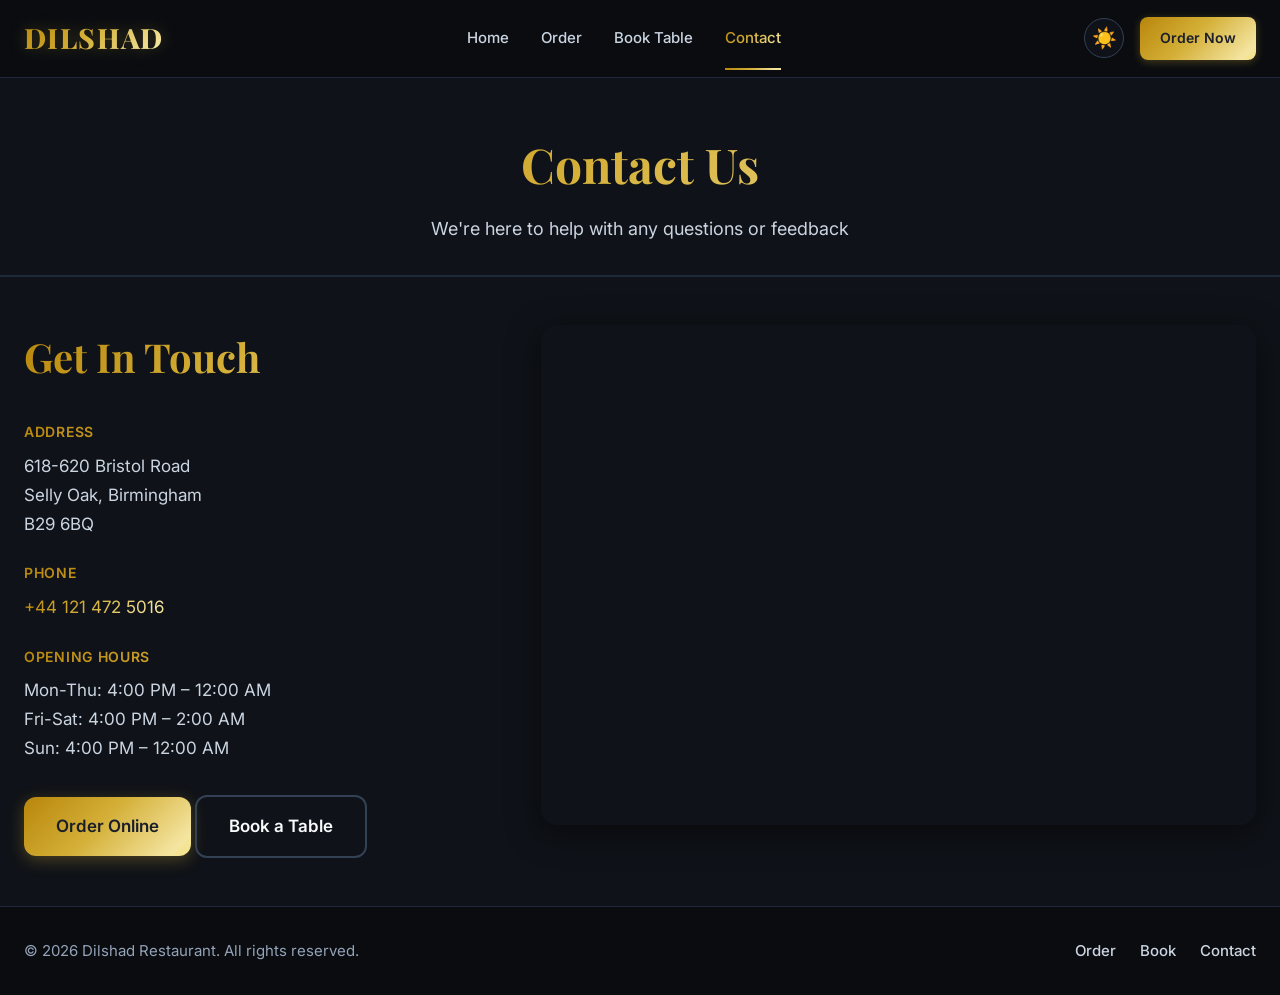
<file: contact.html>
<!doctype html>
<html lang="en">
<head>
  <meta charset="UTF-8" />
  <meta name="viewport" content="width=device-width, initial-scale=1.0" />
  <title>Contact Us | Dilshad Restaurant</title>
  <meta name="description" content="Get in touch with Dilshad Restaurant. We're here to help." />
  <link rel="preconnect" href="https://fonts.googleapis.com">
  <link rel="preconnect" href="https://fonts.gstatic.com" crossorigin>
  <link href="https://fonts.googleapis.com/css2?family=Playfair+Display:wght@600;700;800&family=Inter:wght@400;500;600;700&display=swap" rel="stylesheet">
  <link rel="stylesheet" href="styles.css" />
</head>
<body>
  <!-- Minimal Header -->
  <header class="header-minimal">
    <div class="container-fluid">
      <a href="index.html" class="logo">DILSHAD</a>
      <nav class="nav-minimal">
        <a href="index.html">Home</a>
        <a href="menu.html">Order</a>
        <a href="reservations.html">Book Table</a>
        <a href="contact.html" class="active">Contact</a>
      </nav>
      <div class="header-actions">
        <button class="theme-toggle" id="themeToggle" aria-label="Toggle theme">
          <span class="theme-icon">☀️</span>
        </button>
        <a href="menu.html" class="btn-primary-small">Order Now</a>
      </div>
    </div>
  </header>

  <!-- Page Header -->
  <section class="page-header">
    <div class="container-fluid">
      <h1>Contact Us</h1>
      <p>We're here to help with any questions or feedback</p>
    </div>
  </section>

  <!-- Contact Content -->
  <section class="location-section">
    <div class="container-fluid">
      <div class="location-content">
        <div class="location-info">
          <h2>Get In Touch</h2>
          <div class="info-item">
            <strong>Address</strong>
            <p>618-620 Bristol Road<br>Selly Oak, Birmingham<br>B29 6BQ</p>
          </div>
          <div class="info-item">
            <strong>Phone</strong>
            <p><a href="tel:+441214725016">+44 121 472 5016</a></p>
          </div>
          <div class="info-item">
            <strong>Opening Hours</strong>
            <p>
              Mon-Thu: 4:00 PM – 12:00 AM<br>
              Fri-Sat: 4:00 PM – 2:00 AM<br>
              Sun: 4:00 PM – 12:00 AM
            </p>
          </div>
          <div class="location-cta">
            <a href="menu.html" class="btn-primary-large">Order Online</a>
            <a href="reservations.html" class="btn-secondary-large">Book a Table</a>
          </div>
        </div>
        <div class="location-map">
          <iframe 
            src="https://www.google.com/maps/embed?pb=!1m18!1m12!1m3!1d2432.8!2d-1.9447!3d52.4389!2m3!1f0!2f0!3f0!3m2!1i1024!2i768!4f13.1!3m3!1m2!1s0x4870bc8a0!2s618-620%20Bristol%20Rd%2C%20Birmingham%20B29%206BQ!5e0!3m2!1sen!2suk!4v1234567890" 
            width="100%" 
            height="100%" 
            style="border:0; border-radius: var(--radius-xl);" 
            allowfullscreen="" 
            loading="lazy" 
            referrerpolicy="no-referrer-when-downgrade"
            title="Dilshad Restaurant Location">
          </iframe>
        </div>
      </div>
    </div>
  </section>

  <!-- Footer -->
  <footer class="footer-minimal">
    <div class="container-fluid">
      <div class="footer-content">
        <p>&copy; 2026 Dilshad Restaurant. All rights reserved.</p>
        <div class="footer-links">
          <a href="menu.html">Order</a>
          <a href="reservations.html">Book</a>
          <a href="contact.html">Contact</a>
        </div>
      </div>
    </div>
  </footer>

  <script>
    // Theme toggle
    const themeToggle = document.getElementById('themeToggle');
    themeToggle.addEventListener('click', () => {
      document.body.classList.toggle('light-theme');
      const isLight = document.body.classList.contains('light-theme');
      themeToggle.querySelector('.theme-icon').textContent = isLight ? '🌙' : '☀️';
      localStorage.setItem('dilshad-theme', isLight ? 'light' : 'dark');
    });

    // Load theme preference (default to dark)
    const savedTheme = localStorage.getItem('dilshad-theme');
    if (savedTheme === 'light') {
      document.body.classList.add('light-theme');
      themeToggle.querySelector('.theme-icon').textContent = '🌙';
    } else {
      themeToggle.querySelector('.theme-icon').textContent = '☀️';
    }
  </script>
</body>
</html>
</file>
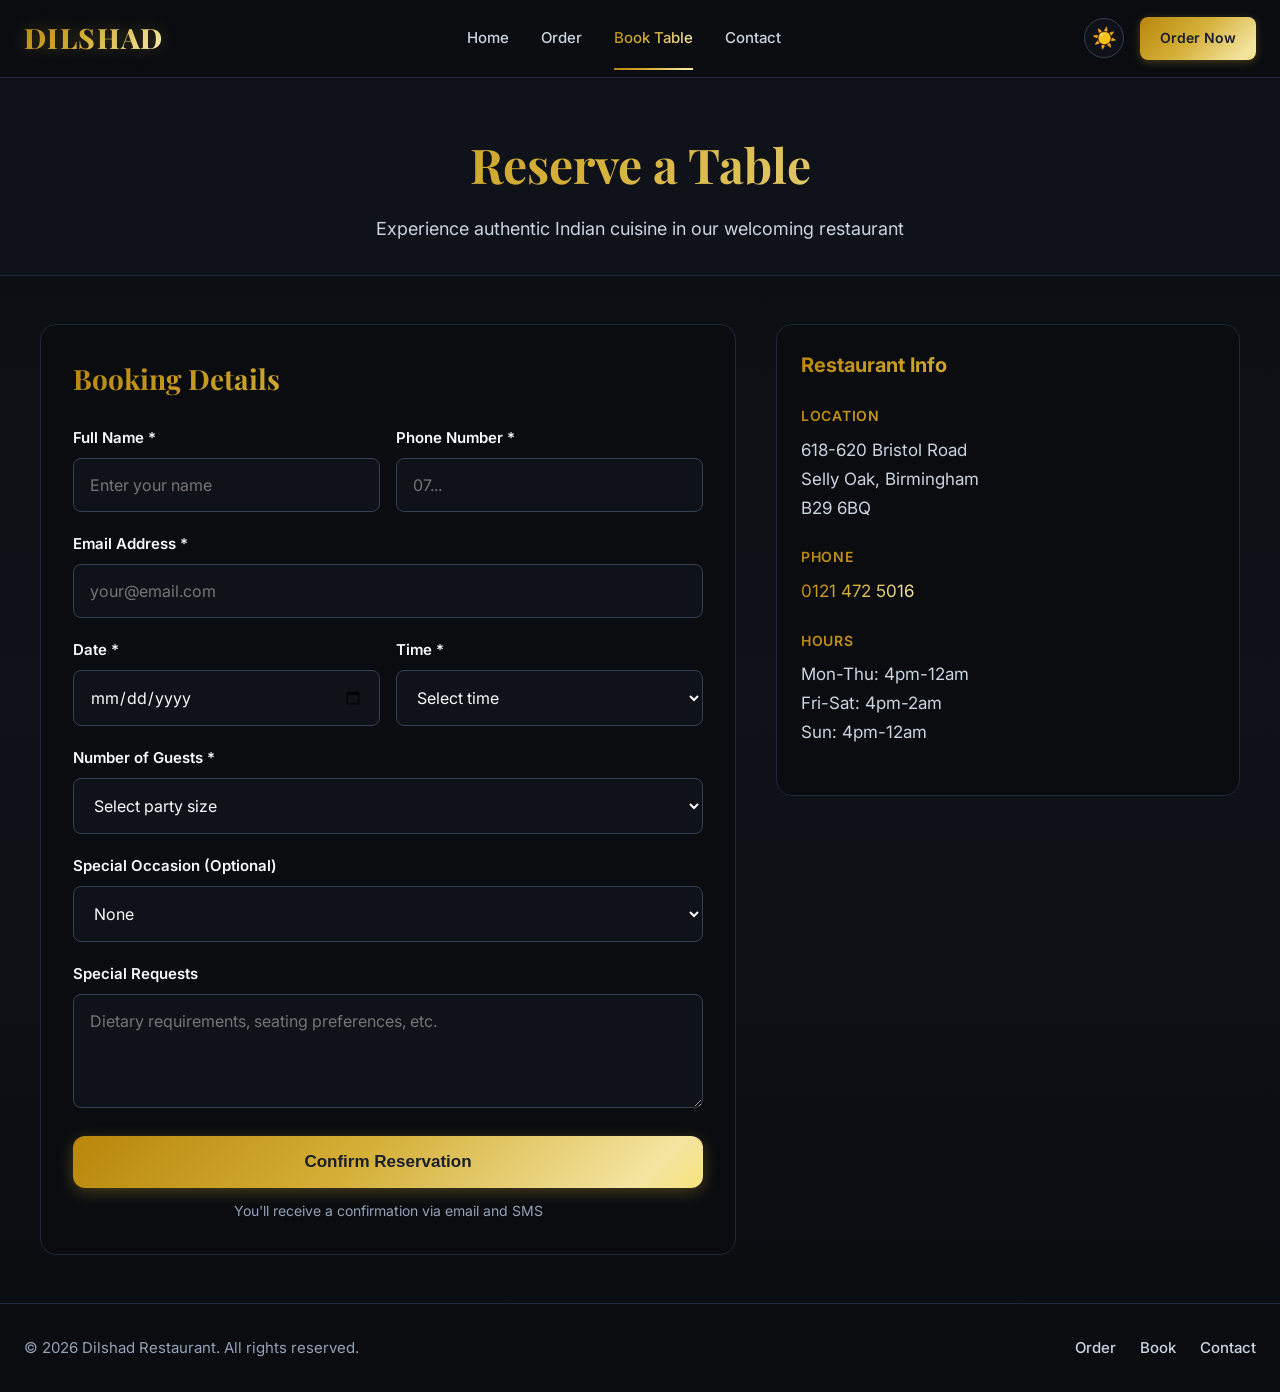
<file: reservations.html>
<!doctype html>
<html lang="en">
<head>
  <meta charset="UTF-8" />
  <meta name="viewport" content="width=device-width, initial-scale=1.0" />
  <title>Reserve a Table | Dilshad Restaurant</title>
  <meta name="description" content="Book a table at Dilshad Restaurant. Perfect for special occasions and family dinners." />
  <link rel="preconnect" href="https://fonts.googleapis.com">
  <link rel="preconnect" href="https://fonts.gstatic.com" crossorigin>
  <link href="https://fonts.googleapis.com/css2?family=Playfair+Display:wght@600;700;800&family=Inter:wght@400;500;600;700&display=swap" rel="stylesheet">
  <link rel="stylesheet" href="styles.css" />
</head>
<body>
  <!-- Minimal Header -->
  <header class="header-minimal">
    <div class="container-fluid">
      <a href="index.html" class="logo">DILSHAD</a>
      <nav class="nav-minimal">
        <a href="index.html">Home</a>
        <a href="menu.html">Order</a>
        <a href="reservations.html" class="active">Book Table</a>
        <a href="contact.html">Contact</a>
      </nav>
      <div class="header-actions">
        <button class="theme-toggle" id="themeToggle" aria-label="Toggle theme">
          <span class="theme-icon">☀️</span>
        </button>
        <a href="menu.html" class="btn-primary-small">Order Now</a>
      </div>
    </div>
  </header>

  <!-- Page Header -->
  <section class="page-header">
    <div class="container-fluid">
      <h1>Reserve a Table</h1>
      <p>Experience authentic Indian cuisine in our welcoming restaurant</p>
    </div>
  </section>

  <!-- Reservation Form -->
  <section class="form-section">
    <div class="container-fluid">
      <div class="form-layout">
        <form class="reservation-form" id="reservationForm">
          <h2>Booking Details</h2>
          
          <div class="form-row">
            <div class="form-group">
              <label for="name">Full Name *</label>
              <input required type="text" id="name" name="name" placeholder="Enter your name" />
            </div>
            
            <div class="form-group">
              <label for="phone">Phone Number *</label>
              <input required type="tel" id="phone" name="phone" placeholder="07..." />
            </div>
          </div>

          <div class="form-group">
            <label for="email">Email Address *</label>
            <input required type="email" id="email" name="email" placeholder="your@email.com" />
          </div>

          <div class="form-row">
            <div class="form-group">
              <label for="date">Date *</label>
              <input required type="date" id="date" name="date" />
            </div>
            
            <div class="form-group">
              <label for="time">Time *</label>
              <select required id="time" name="time">
                <option value="">Select time</option>
                <option value="16:00">4:00 PM</option>
                <option value="17:00">5:00 PM</option>
                <option value="18:00">6:00 PM</option>
                <option value="19:00">7:00 PM</option>
                <option value="20:00">8:00 PM</option>
                <option value="21:00">9:00 PM</option>
                <option value="22:00">10:00 PM</option>
              </select>
            </div>
          </div>

          <div class="form-group">
            <label for="guests">Number of Guests *</label>
            <select required id="guests" name="guests">
              <option value="">Select party size</option>
              <option value="2">2 Guests</option>
              <option value="3">3 Guests</option>
              <option value="4">4 Guests</option>
              <option value="5">5 Guests</option>
              <option value="6">6 Guests</option>
              <option value="8">8 Guests</option>
              <option value="10+">10+ Guests</option>
            </select>
          </div>

          <div class="form-group">
            <label for="occasion">Special Occasion (Optional)</label>
            <select id="occasion" name="occasion">
              <option value="">None</option>
              <option value="birthday">Birthday</option>
              <option value="anniversary">Anniversary</option>
              <option value="celebration">Celebration</option>
            </select>
          </div>

          <div class="form-group">
            <label for="requests">Special Requests</label>
            <textarea id="requests" name="requests" rows="4" placeholder="Dietary requirements, seating preferences, etc."></textarea>
          </div>

          <button type="submit" class="btn-primary-large" style="width: 100%;">Confirm Reservation</button>
          <p class="form-note">You'll receive a confirmation via email and SMS</p>
        </form>

        <div class="form-sidebar">
          <div class="info-card">
            <h3>Restaurant Info</h3>
            <div class="info-item">
              <strong>Location</strong>
              <p>618-620 Bristol Road<br>Selly Oak, Birmingham<br>B29 6BQ</p>
            </div>
            <div class="info-item">
              <strong>Phone</strong>
              <p><a href="tel:01214725016">0121 472 5016</a></p>
            </div>
            <div class="info-item">
              <strong>Hours</strong>
              <p>Mon-Thu: 4pm-12am<br>Fri-Sat: 4pm-2am<br>Sun: 4pm-12am</p>
            </div>
          </div>
        </div>
      </div>
    </div>
  </section>

  <!-- Footer -->
  <footer class="footer-minimal">
    <div class="container-fluid">
      <div class="footer-content">
        <p>&copy; 2026 Dilshad Restaurant. All rights reserved.</p>
        <div class="footer-links">
          <a href="menu.html">Order</a>
          <a href="reservations.html">Book</a>
          <a href="contact.html">Contact</a>
        </div>
      </div>
    </div>
  </footer>

  <script>
    // Theme toggle
    const themeToggle = document.getElementById('themeToggle');
    themeToggle.addEventListener('click', () => {
      document.body.classList.toggle('light-theme');
      const isLight = document.body.classList.contains('light-theme');
      themeToggle.querySelector('.theme-icon').textContent = isLight ? '🌙' : '☀️';
      localStorage.setItem('dilshad-theme', isLight ? 'light' : 'dark');
    });

    // Load theme preference (default to dark)
    const savedTheme = localStorage.getItem('dilshad-theme');
    if (savedTheme === 'light') {
      document.body.classList.add('light-theme');
      themeToggle.querySelector('.theme-icon').textContent = '🌙';
    } else {
      themeToggle.querySelector('.theme-icon').textContent = '☀️';
    }

    // Form submission
    document.getElementById('reservationForm').addEventListener('submit', (e) => {
      e.preventDefault();
      const formData = new FormData(e.target);
      const data = Object.fromEntries(formData);
      
      // Create WhatsApp message
      const message = `New Reservation Request:\n\nName: ${data.name}\nPhone: ${data.phone}\nEmail: ${data.email}\nDate: ${data.date}\nTime: ${data.time}\nGuests: ${data.guests}\nOccasion: ${data.occasion || 'None'}\nRequests: ${data.requests || 'None'}`;
      
      const whatsappUrl = `https://wa.me/441214725016?text=${encodeURIComponent(message)}`;
      window.open(whatsappUrl, '_blank');
      
      alert('Redirecting to WhatsApp to confirm your reservation...');
    });
  </script>
</body>
</html>
</file>
<file: styles.css>
/* Dilshad Restaurant - Kasa Sushi Inspired Design */

:root {
  /* Dark Theme Colors */
  --bg-primary: #0A0C10;
  --bg-secondary: #0F1218;
  --bg-tertiary: #151922;
  --bg-hover: #1A1F2B;
  
  /* Text Colors */
  --text-primary: #F8FAFC;
  --text-secondary: #CBD5E1;
  --text-muted: #94A3B8;
  --text-light: #64748B;
  
  /* Gold Accent with Metallic Gradient */
  --accent-gold: #D4AF37;
  --accent-gold-light: #E8C55B;
  --accent-gold-dark: #B8941F;
  
  /* Metallic Gold Gradient */
  --gold-metallic: linear-gradient(
    135deg,
    #B8860B 0%,
    #D4AF37 15%,
    #F4E5A1 30%,
    #FFD700 45%,
    #FFED4E 50%,
    #FFD700 55%,
    #F4E5A1 70%,
    #D4AF37 85%,
    #B8860B 100%
  );
  
  /* Borders */
  --border-light: #1E293B;
  --border-medium: #334155;
  --border-dark: #475569;
  
  /* Status Colors */
  --success: #10B981;
  --error: #EF4444;
  --warning: #F59E0B;
  --info: #3B82F6;
  
  /* Shadows */
  --shadow-sm: 0 2px 8px rgba(0, 0, 0, 0.3);
  --shadow-md: 0 4px 16px rgba(0, 0, 0, 0.4);
  --shadow-lg: 0 8px 32px rgba(0, 0, 0, 0.5);
  --shadow-xl: 0 16px 48px rgba(0, 0, 0, 0.6);
  
  /* Typography */
  --font-display: 'Playfair Display', Georgia, serif;
  --font-body: 'Inter', -apple-system, BlinkMacSystemFont, sans-serif;
  
  /* Spacing */
  --space-1: 0.25rem;
  --space-2: 0.5rem;
  --space-3: 0.75rem;
  --space-4: 1rem;
  --space-5: 1.25rem;
  --space-6: 1.5rem;
  --space-8: 2rem;
  --space-10: 2.5rem;
  --space-12: 3rem;
  
  /* Border Radius */
  --radius-sm: 0.375rem;
  --radius-md: 0.5rem;
  --radius-lg: 0.75rem;
  --radius-xl: 1rem;
  
  /* Transitions */
  --transition-fast: 150ms ease;
  --transition-base: 250ms ease;
  --transition-slow: 350ms ease;
}

/* Light Theme */
body.light-theme {
  --bg-primary: #FFFFFF;
  --bg-secondary: #F8F9FA;
  --bg-tertiary: #F1F3F5;
  --bg-hover: #E9ECEF;
  
  --text-primary: #212529;
  --text-secondary: #495057;
  --text-muted: #6C757D;
  --text-light: #ADB5BD;
  
  --border-light: #E9ECEF;
  --border-medium: #DEE2E6;
  --border-dark: #CED4DA;
  
  --shadow-sm: 0 1px 3px rgba(0, 0, 0, 0.08);
  --shadow-md: 0 4px 12px rgba(0, 0, 0, 0.1);
  --shadow-lg: 0 8px 24px rgba(0, 0, 0, 0.12);
  --shadow-xl: 0 16px 48px rgba(0, 0, 0, 0.15);
}

* {
  box-sizing: border-box;
  margin: 0;
  padding: 0;
}

html {
  scroll-behavior: smooth;
}

body {
  font-family: var(--font-body);
  background: linear-gradient(180deg, #0A0C10 0%, #0F1218 50%, #0A0C10 100%);
  color: var(--text-primary);
  line-height: 1.6;
  transition: background-color 0.3s ease, color 0.3s ease;
}

/* Gold Glistening Animations */
@keyframes goldGlisten {
  0%, 100% {
    background-position: 0% 50%;
  }
  50% {
    background-position: 100% 50%;
  }
}

@keyframes goldGlistenSlow {
  0%, 100% {
    background-position: 0% 50%;
  }
  50% {
    background-position: 100% 50%;
  }
}

.container-fluid {
  max-width: 1400px;
  margin: 0 auto;
  padding: 0 var(--space-6);
}

/* Header */
.header-minimal {
  position: sticky;
  top: 0;
  z-index: 100;
  background: var(--bg-primary);
  border-bottom: 1px solid var(--border-light);
  padding: var(--space-4) 0;
  transition: all var(--transition-base);
}

.header-minimal .container-fluid {
  display: flex;
  align-items: center;
  justify-content: space-between;
  gap: var(--space-6);
}

.logo {
  font-family: var(--font-display);
  font-size: 1.75rem;
  font-weight: 800;
  background: var(--gold-metallic);
  background-size: 300% 300%;
  -webkit-background-clip: text;
  -webkit-text-fill-color: transparent;
  background-clip: text;
  text-decoration: none;
  letter-spacing: 0.05em;
  animation: goldGlisten 12s ease-in-out infinite;
  filter: drop-shadow(0 0 8px rgba(212, 175, 55, 0.3));
}

.nav-minimal {
  display: flex;
  gap: var(--space-8);
}

.nav-minimal a {
  color: var(--text-secondary);
  text-decoration: none;
  font-weight: 500;
  font-size: 0.9375rem;
  transition: color var(--transition-fast);
  position: relative;
}

.nav-minimal a:hover,
.nav-minimal a.active {
  background: var(--gold-metallic);
  background-size: 300% 300%;
  -webkit-background-clip: text;
  -webkit-text-fill-color: transparent;
  background-clip: text;
}

.nav-minimal a.active::after {
  content: '';
  position: absolute;
  bottom: -1.25rem;
  left: 0;
  right: 0;
  height: 2px;
  background: var(--gold-metallic);
  background-size: 300% 300%;
  animation: goldGlisten 10s ease-in-out infinite;
}

.header-actions {
  display: flex;
  align-items: center;
  gap: var(--space-4);
}

.theme-toggle {
  width: 40px;
  height: 40px;
  border-radius: 50%;
  border: 1px solid var(--border-medium);
  background: var(--bg-secondary);
  cursor: pointer;
  display: flex;
  align-items: center;
  justify-content: center;
  font-size: 1.25rem;
  transition: all var(--transition-fast);
}

.theme-toggle:hover {
  background: var(--bg-hover);
  border-color: var(--accent-gold);
}

.account-link {
  background: var(--gold-metallic);
  background-size: 300% 300%;
  -webkit-background-clip: text;
  -webkit-text-fill-color: transparent;
  background-clip: text;
  text-decoration: none;
  font-weight: 500;
  font-size: 0.9375rem;
  transition: filter var(--transition-fast);
}

.account-link:hover {
  filter: brightness(1.2);
}

.mobile-menu-btn {
  display: none;
  width: 40px;
  height: 40px;
  border: 1px solid var(--border-medium);
  background: var(--bg-secondary);
  border-radius: var(--radius-md);
  font-size: 1.25rem;
  cursor: pointer;
}

/* Location Banner */
.location-banner {
  background: var(--bg-secondary);
  border-bottom: 1px solid var(--border-light);
  padding: var(--space-3) 0;
}

.location-banner .container-fluid {
  display: flex;
  align-items: center;
  justify-content: space-between;
}

.location-text {
  font-size: 0.875rem;
  color: var(--text-secondary);
}

.location-text strong {
  color: var(--text-primary);
  font-weight: 600;
}

.btn-change-location {
  padding: 0.375rem 1rem;
  background: transparent;
  border: 1px solid var(--border-medium);
  border-radius: var(--radius-md);
  color: var(--accent-gold);
  font-weight: 500;
  font-size: 0.875rem;
  cursor: pointer;
  transition: all var(--transition-fast);
}

.btn-change-location:hover {
  background: var(--bg-hover);
  border-color: var(--accent-gold);
  background: var(--gold-metallic);
  background-size: 300% 300%;
  -webkit-background-clip: text;
  -webkit-text-fill-color: transparent;
  background-clip: text;
}

/* Category Navigation */
.category-nav {
  position: sticky;
  top: 73px;
  z-index: 90;
  background: var(--bg-primary);
  border-bottom: 1px solid var(--border-light);
  padding: var(--space-4) 0;
}

.category-scroll {
  display: flex;
  gap: var(--space-2);
  overflow-x: auto;
  scrollbar-width: none;
  -ms-overflow-style: none;
}

.category-scroll::-webkit-scrollbar {
  display: none;
}

.category-tab {
  padding: 0.625rem 1.25rem;
  background: transparent;
  border: 1px solid var(--border-medium);
  border-radius: var(--radius-lg);
  color: var(--text-secondary);
  font-weight: 500;
  font-size: 0.9375rem;
  white-space: nowrap;
  cursor: pointer;
  transition: all var(--transition-fast);
}

.category-tab:hover {
  background: var(--bg-hover);
  border-color: var(--accent-gold);
  background: var(--gold-metallic);
  background-size: 300% 300%;
  -webkit-background-clip: text;
  -webkit-text-fill-color: transparent;
  background-clip: text;
}

.category-tab.active {
  background: var(--gold-metallic);
  background-size: 300% 300%;
  border-color: transparent;
  color: #1A1F2B;
  font-weight: 600;
  box-shadow: 0 4px 12px rgba(212, 175, 55, 0.3);
  animation: goldGlisten 10s ease-in-out infinite;
}

.category-tab.active:hover {
  box-shadow: 0 6px 16px rgba(212, 175, 55, 0.4);
}

/* Menu Main */
.menu-main {
  padding: var(--space-8) 0 var(--space-12);
}

.menu-category {
  margin-bottom: var(--space-12);
  scroll-margin-top: 180px;
}

.category-title {
  font-family: var(--font-display);
  font-size: 2rem;
  font-weight: 700;
  background: var(--gold-metallic);
  background-size: 300% 300%;
  -webkit-background-clip: text;
  -webkit-text-fill-color: transparent;
  background-clip: text;
  margin-bottom: var(--space-6);
  padding-bottom: var(--space-4);
  border-bottom: 2px solid var(--border-light);
  animation: goldGlistenSlow 15s ease-in-out infinite;
}

/* Menu Grid - Slim Cards */
.menu-grid-kasa {
  display: grid;
  grid-template-columns: repeat(auto-fill, minmax(240px, 1fr));
  gap: var(--space-4);
}

/* Menu Item Card */
.menu-item-card {
  background: var(--bg-primary);
  border: 1px solid var(--border-light);
  border-radius: var(--radius-xl);
  overflow: hidden;
  transition: all var(--transition-base);
  cursor: pointer;
}

.menu-item-card:hover {
  border-color: rgba(212, 175, 55, 0.5);
  box-shadow: 0 8px 24px rgba(212, 175, 55, 0.2);
  transform: translateY(-2px);
}

.item-image {
  position: relative;
  width: 100%;
  aspect-ratio: 4/3;
  overflow: hidden;
  background: var(--bg-secondary);
}

.item-image img {
  width: 100%;
  height: 100%;
  object-fit: cover;
  transition: transform var(--transition-slow);
}

.menu-item-card:hover .item-image img {
  transform: scale(1.05);
}

.item-badge {
  position: absolute;
  top: var(--space-3);
  right: var(--space-3);
  padding: 0.375rem 0.75rem;
  border-radius: var(--radius-md);
  font-size: 0.75rem;
  font-weight: 600;
  text-transform: uppercase;
  letter-spacing: 0.05em;
}

.item-badge.best-seller {
  background: var(--gold-metallic);
  background-size: 300% 300%;
  color: #1A1F2B;
  animation: goldGlisten 10s ease-in-out infinite;
  box-shadow: 0 2px 8px rgba(212, 175, 55, 0.3);
}

.item-badge.must-try {
  background: var(--error);
  color: #FFFFFF;
}

.item-badge.new {
  background: var(--success);
  color: #FFFFFF;
}

.item-content {
  padding: var(--space-4);
}

.item-name {
  font-size: 1rem;
  font-weight: 600;
  color: var(--text-primary);
  margin-bottom: var(--space-1);
}

.item-name-urdu {
  font-size: 0.875rem;
  color: var(--text-muted);
  margin-bottom: var(--space-2);
  font-style: italic;
}

.item-description {
  font-size: 0.875rem;
  color: var(--text-secondary);
  line-height: 1.5;
  margin-bottom: var(--space-4);
  display: -webkit-box;
  -webkit-line-clamp: 2;
  -webkit-box-orient: vertical;
  overflow: hidden;
}

.item-footer {
  display: flex;
  justify-content: space-between;
  align-items: center;
  gap: var(--space-3);
}

.item-price {
  font-size: 1.125rem;
  font-weight: 700;
  background: var(--gold-metallic);
  background-size: 300% 300%;
  -webkit-background-clip: text;
  -webkit-text-fill-color: transparent;
  background-clip: text;
  animation: goldGlistenSlow 15s ease-in-out infinite;
}

.item-controls {
  display: flex;
  align-items: center;
  gap: var(--space-2);
}

.qty-btn {
  width: 32px;
  height: 32px;
  border-radius: var(--radius-md);
  border: 1px solid var(--border-medium);
  background: var(--bg-secondary);
  color: var(--text-primary);
  font-size: 1.125rem;
  font-weight: 600;
  cursor: pointer;
  display: flex;
  align-items: center;
  justify-content: center;
  transition: all var(--transition-fast);
}

.qty-btn:hover {
  background: var(--bg-hover);
  border-color: var(--accent-gold);
  background: var(--gold-metallic);
  background-size: 300% 300%;
  -webkit-background-clip: text;
  -webkit-text-fill-color: transparent;
  background-clip: text;
}

.qty-display {
  min-width: 24px;
  text-align: center;
  font-weight: 600;
  font-size: 1rem;
}

.btn-add-cart {
  padding: 0.5rem 1rem;
  background: var(--gold-metallic);
  background-size: 300% 300%;
  border: none;
  border-radius: var(--radius-md);
  color: #1A1F2B;
  font-weight: 600;
  font-size: 0.875rem;
  cursor: pointer;
  transition: all var(--transition-fast);
  animation: goldGlisten 10s ease-in-out infinite;
  box-shadow: 0 2px 8px rgba(212, 175, 55, 0.3);
}

.btn-add-cart:hover {
  transform: scale(1.05);
  box-shadow: 0 4px 12px rgba(212, 175, 55, 0.5);
}

.btn-add-cart:active {
  transform: scale(0.95);
}

/* Floating Cart Button */
.floating-cart {
  position: fixed;
  bottom: var(--space-6);
  right: var(--space-6);
  z-index: 95;
  display: flex;
  align-items: center;
  gap: var(--space-3);
  padding: var(--space-4) var(--space-5);
  background: var(--gold-metallic);
  background-size: 300% 300%;
  border: none;
  border-radius: var(--radius-xl);
  box-shadow: var(--shadow-xl);
  cursor: pointer;
  transition: all var(--transition-base);
  animation: goldGlisten 12s ease-in-out infinite;
}

.floating-cart:hover {
  transform: translateY(-2px);
  box-shadow: 0 20px 60px rgba(212, 175, 55, 0.5);
}

.cart-icon-wrapper {
  position: relative;
}

.cart-icon {
  font-size: 1.5rem;
}

.cart-count {
  position: absolute;
  top: -8px;
  right: -8px;
  width: 20px;
  height: 20px;
  background: var(--bg-primary);
  color: var(--accent-gold);
  border-radius: 50%;
  font-size: 0.75rem;
  font-weight: 700;
  display: flex;
  align-items: center;
  justify-content: center;
  border: 2px solid var(--accent-gold);
}

.cart-info {
  display: flex;
  flex-direction: column;
  align-items: flex-start;
  color: #1A1F2B;
}

.cart-label {
  font-size: 0.75rem;
  font-weight: 500;
  opacity: 0.9;
}

.cart-total {
  font-size: 1.125rem;
  font-weight: 700;
}

/* Cart Sidebar */
.cart-sidebar {
  position: fixed;
  top: 0;
  right: -450px;
  width: 450px;
  height: 100vh;
  background: var(--bg-primary);
  box-shadow: var(--shadow-xl);
  z-index: 105;
  display: flex;
  flex-direction: column;
  transition: right var(--transition-slow);
}

.cart-sidebar.open {
  right: 0;
}

.cart-header {
  display: flex;
  align-items: center;
  justify-content: space-between;
  padding: var(--space-6);
  border-bottom: 1px solid var(--border-light);
}

.cart-header h3 {
  font-size: 1.5rem;
  font-weight: 700;
  color: var(--text-primary);
}

.cart-close {
  width: 40px;
  height: 40px;
  border-radius: 50%;
  border: 1px solid var(--border-medium);
  background: var(--bg-secondary);
  color: var(--text-primary);
  font-size: 1.5rem;
  cursor: pointer;
  display: flex;
  align-items: center;
  justify-content: center;
  transition: all var(--transition-fast);
}

.cart-close:hover {
  background: var(--bg-hover);
  border-color: var(--error);
  color: var(--error);
}

.cart-body {
  flex: 1;
  overflow-y: auto;
  padding: var(--space-6);
}

.cart-items {
  display: flex;
  flex-direction: column;
  gap: var(--space-4);
}

.cart-item {
  display: flex;
  gap: var(--space-4);
  padding: var(--space-4);
  background: var(--bg-secondary);
  border: 1px solid var(--border-light);
  border-radius: var(--radius-lg);
}

.cart-item-image {
  width: 80px;
  height: 80px;
  border-radius: var(--radius-md);
  overflow: hidden;
  flex-shrink: 0;
}

.cart-item-image img {
  width: 100%;
  height: 100%;
  object-fit: cover;
}

.cart-item-details {
  flex: 1;
}

.cart-item-name {
  font-weight: 600;
  color: var(--text-primary);
  margin-bottom: var(--space-1);
}

.cart-item-price {
  font-size: 0.875rem;
  color: var(--accent-gold);
  font-weight: 600;
}

.cart-item-controls {
  display: flex;
  align-items: center;
  gap: var(--space-2);
  margin-top: var(--space-2);
}

.cart-footer {
  padding: var(--space-6);
  border-top: 1px solid var(--border-light);
}

.cart-totals {
  margin-bottom: var(--space-5);
}

.total-row {
  display: flex;
  justify-content: space-between;
  align-items: center;
  padding: var(--space-3) 0;
  font-size: 0.9375rem;
  color: var(--text-secondary);
}

.total-row.grand {
  padding-top: var(--space-4);
  border-top: 2px solid var(--border-medium);
  font-size: 1.25rem;
  font-weight: 700;
  color: var(--text-primary);
}

.total-row.grand span:last-child {
  background: var(--gold-metallic);
  background-size: 300% 300%;
  -webkit-background-clip: text;
  -webkit-text-fill-color: transparent;
  background-clip: text;
  animation: goldGlistenSlow 15s ease-in-out infinite;
}

.btn-checkout {
  width: 100%;
  padding: var(--space-4);
  background: var(--gold-metallic);
  background-size: 300% 300%;
  border: none;
  border-radius: var(--radius-lg);
  color: #1A1F2B;
  font-weight: 600;
  font-size: 1rem;
  cursor: pointer;
  transition: all var(--transition-fast);
  animation: goldGlisten 10s ease-in-out infinite;
  box-shadow: 0 4px 16px rgba(212, 175, 55, 0.3);
}

.btn-checkout:hover {
  transform: translateY(-1px);
  box-shadow: 0 6px 20px rgba(212, 175, 55, 0.5);
}

.cart-note {
  text-align: center;
  font-size: 0.75rem;
  color: var(--text-muted);
  margin-top: var(--space-3);
}

/* Cart Overlay */
.cart-overlay {
  position: fixed;
  inset: 0;
  background: rgba(0, 0, 0, 0.5);
  z-index: 100;
  opacity: 0;
  pointer-events: none;
  transition: opacity var(--transition-base);
}

.cart-overlay.active {
  opacity: 1;
  pointer-events: all;
}

/* Location Modal */
.location-modal {
  position: fixed;
  inset: 0;
  z-index: 110;
  display: flex;
  align-items: center;
  justify-content: center;
  background: rgba(0, 0, 0, 0.6);
  opacity: 0;
  pointer-events: none;
  transition: opacity var(--transition-base);
}

.location-modal.active {
  opacity: 1;
  pointer-events: all;
}

.modal-content {
  background: var(--bg-primary);
  border-radius: var(--radius-xl);
  padding: var(--space-8);
  max-width: 500px;
  width: 90%;
  box-shadow: var(--shadow-xl);
  position: relative;
}

.modal-close {
  position: absolute;
  top: var(--space-4);
  right: var(--space-4);
  width: 36px;
  height: 36px;
  border-radius: 50%;
  border: 1px solid var(--border-medium);
  background: var(--bg-secondary);
  color: var(--text-primary);
  font-size: 1.25rem;
  cursor: pointer;
  display: flex;
  align-items: center;
  justify-content: center;
}

.modal-content h2 {
  font-family: var(--font-display);
  font-size: 1.75rem;
  margin-bottom: var(--space-3);
  color: var(--text-primary);
}

.modal-content p {
  color: var(--text-secondary);
  margin-bottom: var(--space-6);
}

.location-form {
  display: flex;
  flex-direction: column;
  gap: var(--space-4);
}

.location-form input {
  padding: var(--space-4);
  border: 1px solid var(--border-medium);
  border-radius: var(--radius-lg);
  background: var(--bg-secondary);
  color: var(--text-primary);
  font-size: 1rem;
}

.location-form input:focus {
  outline: none;
  border-color: var(--accent-gold);
}

.btn-primary {
  padding: var(--space-4);
  background: var(--gold-metallic);
  background-size: 300% 300%;
  border: none;
  border-radius: var(--radius-lg);
  color: #1A1F2B;
  font-weight: 600;
  font-size: 1rem;
  cursor: pointer;
  transition: all var(--transition-fast);
  animation: goldGlisten 10s ease-in-out infinite;
  box-shadow: 0 4px 16px rgba(212, 175, 55, 0.3);
}

.btn-primary:hover {
  box-shadow: 0 6px 20px rgba(212, 175, 55, 0.5);
}

.location-divider {
  text-align: center;
  margin: var(--space-6) 0;
  position: relative;
}

.location-divider::before {
  content: '';
  position: absolute;
  top: 50%;
  left: 0;
  right: 0;
  height: 1px;
  background: var(--border-medium);
}

.location-divider span {
  position: relative;
  background: var(--bg-primary);
  padding: 0 var(--space-4);
  color: var(--text-muted);
  font-size: 0.875rem;
}

.btn-secondary {
  padding: var(--space-4);
  background: transparent;
  border: 1px solid var(--border-medium);
  border-radius: var(--radius-lg);
  color: var(--text-primary);
  font-weight: 600;
  font-size: 1rem;
  cursor: pointer;
  transition: all var(--transition-fast);
}

.btn-secondary:hover {
  background: var(--bg-secondary);
  border-color: var(--accent-gold);
}

.location-note {
  text-align: center;
  font-size: 0.875rem;
  color: var(--text-muted);
  margin-top: var(--space-4);
}

/* Responsive */
@media (max-width: 768px) {
  .nav-minimal {
    display: none;
  }
  
  .mobile-menu-btn {
    display: flex;
  }
  
  .menu-grid-kasa {
    grid-template-columns: 1fr;
  }
  
  .cart-sidebar {
    width: 100%;
    right: -100%;
  }
  
  .floating-cart {
    bottom: var(--space-4);
    right: var(--space-4);
    padding: var(--space-3) var(--space-4);
  }
  
  .cart-label {
    display: none;
  }
  
  .category-nav {
    top: 65px;
  }
  
  .menu-category {
    scroll-margin-top: 160px;
  }
}


/* Homepage Styles */
.btn-primary-small {
  padding: 0.625rem 1.25rem;
  background: var(--gold-metallic);
  background-size: 300% 300%;
  border: none;
  border-radius: var(--radius-md);
  color: #1A1F2B;
  font-weight: 600;
  font-size: 0.875rem;
  text-decoration: none;
  transition: all var(--transition-fast);
  display: inline-block;
  animation: goldGlisten 10s ease-in-out infinite;
  box-shadow: 0 2px 8px rgba(212, 175, 55, 0.3);
}

.btn-primary-small:hover {
  transform: translateY(-1px);
  box-shadow: 0 4px 12px rgba(212, 175, 55, 0.5);
}

.btn-primary-large {
  padding: 1rem 2rem;
  background: var(--gold-metallic);
  background-size: 300% 300%;
  border: none;
  border-radius: var(--radius-lg);
  color: #1A1F2B;
  font-weight: 600;
  font-size: 1.0625rem;
  text-decoration: none;
  transition: all var(--transition-base);
  display: inline-block;
  animation: goldGlisten 10s ease-in-out infinite;
  box-shadow: 0 4px 16px rgba(212, 175, 55, 0.3);
}

.btn-primary-large:hover {
  transform: translateY(-2px);
  box-shadow: 0 8px 24px rgba(212, 175, 55, 0.5);
}

.btn-secondary-large {
  padding: 1rem 2rem;
  background: transparent;
  border: 2px solid var(--border-medium);
  border-radius: var(--radius-lg);
  color: var(--text-primary);
  font-weight: 600;
  font-size: 1.0625rem;
  text-decoration: none;
  transition: all var(--transition-base);
  display: inline-block;
}

.btn-secondary-large:hover {
  background: var(--bg-hover);
  border-color: var(--accent-gold);
  background: var(--gold-metallic);
  background-size: 300% 300%;
  -webkit-background-clip: text;
  -webkit-text-fill-color: transparent;
  background-clip: text;
}

/* Hero Home */
.hero-home {
  padding: var(--space-12) 0;
  min-height: 85vh;
  display: flex;
  align-items: center;
}

.hero-content-home {
  display: grid;
  grid-template-columns: 1fr 1fr;
  gap: var(--space-12);
  align-items: center;
}

.hero-text-home {
  max-width: 600px;
}

.eyebrow-home {
  display: inline-block;
  font-size: 0.875rem;
  font-weight: 600;
  letter-spacing: 0.1em;
  text-transform: uppercase;
  background: var(--gold-metallic);
  background-size: 300% 300%;
  -webkit-background-clip: text;
  -webkit-text-fill-color: transparent;
  background-clip: text;
  margin-bottom: var(--space-4);
  animation: goldGlistenSlow 15s ease-in-out infinite;
}

.hero-title {
  font-family: var(--font-display);
  font-size: clamp(2.5rem, 5vw, 4rem);
  font-weight: 800;
  line-height: 1.1;
  margin-bottom: var(--space-5);
  background: linear-gradient(135deg, var(--text-primary) 0%, var(--text-secondary) 100%);
  -webkit-background-clip: text;
  -webkit-text-fill-color: transparent;
  background-clip: text;
}

.hero-subtitle {
  font-size: 1.125rem;
  line-height: 1.7;
  color: var(--text-secondary);
  margin-bottom: var(--space-8);
}

.hero-cta {
  display: flex;
  gap: var(--space-4);
  flex-wrap: wrap;
}

.hero-image-home {
  border-radius: var(--radius-xl);
  overflow: hidden;
  box-shadow: var(--shadow-xl);
}

.hero-image-home img {
  width: 100%;
  height: auto;
  display: block;
}

/* Features Section */
.features-section {
  padding: var(--space-12) 0;
  background: var(--bg-secondary);
  border-top: 1px solid var(--border-light);
  border-bottom: 1px solid var(--border-light);
}

.features-grid {
  display: grid;
  grid-template-columns: repeat(3, 1fr);
  gap: var(--space-8);
}

.feature-card {
  text-align: center;
  padding: var(--space-6);
}

.feature-icon {
  font-size: 3rem;
  margin-bottom: var(--space-4);
}

.feature-card h3 {
  font-size: 1.25rem;
  font-weight: 700;
  margin-bottom: var(--space-3);
  background: var(--gold-metallic);
  background-size: 300% 300%;
  -webkit-background-clip: text;
  -webkit-text-fill-color: transparent;
  background-clip: text;
  animation: goldGlistenSlow 15s ease-in-out infinite;
}

.feature-card p {
  color: var(--text-secondary);
  line-height: 1.6;
}

/* Popular Section */
.popular-section {
  padding: var(--space-12) 0;
}

.section-header {
  text-align: center;
  max-width: 600px;
  margin: 0 auto var(--space-10);
}

.section-header h2 {
  font-family: var(--font-display);
  font-size: 2.5rem;
  font-weight: 700;
  margin-bottom: var(--space-3);
  background: var(--gold-metallic);
  background-size: 300% 300%;
  -webkit-background-clip: text;
  -webkit-text-fill-color: transparent;
  background-clip: text;
  animation: goldGlistenSlow 15s ease-in-out infinite;
}

.section-header p {
  font-size: 1.125rem;
  color: var(--text-secondary);
}

.popular-grid {
  display: grid;
  grid-template-columns: repeat(3, 1fr);
  gap: var(--space-6);
  margin-bottom: var(--space-8);
}

.popular-card {
  background: var(--bg-primary);
  border: 1px solid var(--border-light);
  border-radius: var(--radius-xl);
  overflow: hidden;
  transition: all var(--transition-base);
}

.popular-card:hover {
  border-color: rgba(212, 175, 55, 0.5);
  box-shadow: 0 8px 24px rgba(212, 175, 55, 0.2);
  transform: translateY(-4px);
}

.popular-image {
  width: 100%;
  aspect-ratio: 4/3;
  overflow: hidden;
}

.popular-image img {
  width: 100%;
  height: 100%;
  object-fit: cover;
  transition: transform var(--transition-slow);
}

.popular-card:hover .popular-image img {
  transform: scale(1.05);
}

.popular-content {
  padding: var(--space-5);
}

.popular-content h3 {
  font-size: 1.25rem;
  font-weight: 700;
  margin-bottom: var(--space-2);
  background: linear-gradient(135deg, var(--text-primary) 0%, var(--text-secondary) 100%);
  -webkit-background-clip: text;
  -webkit-text-fill-color: transparent;
  background-clip: text;
}

.popular-content p {
  font-size: 0.9375rem;
  color: var(--text-secondary);
  margin-bottom: var(--space-4);
}

.popular-footer {
  display: flex;
  justify-content: space-between;
  align-items: center;
}

.popular-price {
  font-size: 1.5rem;
  font-weight: 700;
  background: var(--gold-metallic);
  background-size: 300% 300%;
  -webkit-background-clip: text;
  -webkit-text-fill-color: transparent;
  background-clip: text;
  animation: goldGlistenSlow 15s ease-in-out infinite;
}

.btn-order {
  padding: 0.625rem 1.25rem;
  background: var(--gold-metallic);
  background-size: 300% 300%;
  border: none;
  border-radius: var(--radius-md);
  color: #1A1F2B;
  font-weight: 600;
  font-size: 0.875rem;
  text-decoration: none;
  transition: all var(--transition-fast);
  animation: goldGlisten 10s ease-in-out infinite;
  box-shadow: 0 2px 8px rgba(212, 175, 55, 0.3);
}

.btn-order:hover {
  transform: scale(1.05);
  box-shadow: 0 4px 12px rgba(212, 175, 55, 0.5);
}

.section-cta {
  text-align: center;
}

/* Location Section */
.location-section {
  padding: var(--space-12) 0;
  background: var(--bg-secondary);
  border-top: 1px solid var(--border-light);
}

.location-content {
  display: grid;
  grid-template-columns: 1fr 1.5fr;
  gap: var(--space-10);
  align-items: start;
}

.location-info h2 {
  font-family: var(--font-display);
  font-size: 2.5rem;
  font-weight: 700;
  margin-bottom: var(--space-8);
  background: var(--gold-metallic);
  background-size: 300% 300%;
  -webkit-background-clip: text;
  -webkit-text-fill-color: transparent;
  background-clip: text;
  animation: goldGlistenSlow 15s ease-in-out infinite;
}

.info-item {
  margin-bottom: var(--space-6);
}

.info-item strong {
  display: block;
  font-size: 0.875rem;
  font-weight: 600;
  text-transform: uppercase;
  letter-spacing: 0.05em;
  background: var(--gold-metallic);
  background-size: 300% 300%;
  -webkit-background-clip: text;
  -webkit-text-fill-color: transparent;
  background-clip: text;
  margin-bottom: var(--space-2);
  animation: goldGlistenSlow 15s ease-in-out infinite;
}

.info-item p {
  font-size: 1.0625rem;
  line-height: 1.7;
  color: var(--text-secondary);
}

.info-item a {
  background: var(--gold-metallic);
  background-size: 300% 300%;
  -webkit-background-clip: text;
  -webkit-text-fill-color: transparent;
  background-clip: text;
  text-decoration: none;
  transition: filter var(--transition-fast);
}

.info-item a:hover {
  filter: brightness(1.2);
}

.location-cta {
  margin-top: var(--space-8);
}

.location-map {
  height: 500px;
  border-radius: var(--radius-xl);
  overflow: hidden;
  box-shadow: var(--shadow-lg);
}

/* Footer */
.footer-minimal {
  padding: var(--space-8) 0;
  border-top: 1px solid var(--border-light);
  background: var(--bg-primary);
}

.footer-content {
  display: flex;
  justify-content: space-between;
  align-items: center;
  flex-wrap: wrap;
  gap: var(--space-4);
}

.footer-content p {
  color: var(--text-muted);
  font-size: 0.9375rem;
}

.footer-links {
  display: flex;
  gap: var(--space-6);
}

.footer-links a {
  color: var(--text-secondary);
  text-decoration: none;
  font-weight: 500;
  font-size: 0.9375rem;
  transition: color var(--transition-fast);
}

.footer-links a:hover {
  background: var(--gold-metallic);
  background-size: 300% 300%;
  -webkit-background-clip: text;
  -webkit-text-fill-color: transparent;
  background-clip: text;
}

/* Responsive - Homepage */
@media (max-width: 1024px) {
  .hero-content-home {
    grid-template-columns: 1fr;
    gap: var(--space-8);
  }
  
  .hero-image-home {
    order: -1;
  }
  
  .popular-grid {
    grid-template-columns: 1fr;
  }
  
  .location-content {
    grid-template-columns: 1fr;
  }
  
  .location-map {
    height: 400px;
  }
}

@media (max-width: 768px) {
  .features-grid {
    grid-template-columns: 1fr;
    gap: var(--space-6);
  }
  
  .hero-home {
    padding: var(--space-8) 0;
  }
  
  .popular-section,
  .location-section {
    padding: var(--space-8) 0;
  }
  
  .hero-cta {
    flex-direction: column;
  }
  
  .btn-primary-large,
  .btn-secondary-large {
    width: 100%;
    text-align: center;
  }
}


/* Page Header */
.page-header {
  padding: var(--space-12) 0 var(--space-8);
  text-align: center;
  background: var(--bg-secondary);
  border-bottom: 1px solid var(--border-light);
}

.page-header h1 {
  font-family: var(--font-display);
  font-size: clamp(2rem, 4vw, 3rem);
  font-weight: 700;
  margin-bottom: var(--space-3);
  background: var(--gold-metallic);
  background-size: 300% 300%;
  -webkit-background-clip: text;
  -webkit-text-fill-color: transparent;
  background-clip: text;
  animation: goldGlistenSlow 15s ease-in-out infinite;
}

.page-header p {
  font-size: 1.125rem;
  color: var(--text-secondary);
  max-width: 600px;
  margin: 0 auto;
}

/* Form Section */
.form-section {
  padding: var(--space-12) 0;
}

.form-layout {
  display: grid;
  grid-template-columns: 1.5fr 1fr;
  gap: var(--space-10);
  max-width: 1200px;
  margin: 0 auto;
}

.reservation-form {
  background: var(--bg-primary);
  border: 1px solid var(--border-light);
  border-radius: var(--radius-xl);
  padding: var(--space-8);
}

.reservation-form h2 {
  font-family: var(--font-display);
  font-size: 1.75rem;
  font-weight: 700;
  margin-bottom: var(--space-6);
  background: var(--gold-metallic);
  background-size: 300% 300%;
  -webkit-background-clip: text;
  -webkit-text-fill-color: transparent;
  background-clip: text;
  animation: goldGlistenSlow 15s ease-in-out infinite;
}

.form-row {
  display: grid;
  grid-template-columns: 1fr 1fr;
  gap: var(--space-4);
}

.form-group {
  margin-bottom: var(--space-5);
}

.form-group label {
  display: block;
  font-weight: 600;
  font-size: 0.9375rem;
  color: var(--text-primary);
  margin-bottom: var(--space-2);
}

.form-group input,
.form-group select,
.form-group textarea {
  width: 100%;
  padding: var(--space-4);
  background: var(--bg-secondary);
  border: 1px solid var(--border-medium);
  border-radius: var(--radius-md);
  color: var(--text-primary);
  font-size: 1rem;
  font-family: var(--font-body);
  transition: all var(--transition-fast);
}

.form-group input:focus,
.form-group select:focus,
.form-group textarea:focus {
  outline: none;
  border-color: rgba(212, 175, 55, 0.6);
  background: var(--bg-primary);
  box-shadow: 0 0 0 3px rgba(212, 175, 55, 0.1);
}

.form-group textarea {
  resize: vertical;
  min-height: 100px;
}

.form-note {
  text-align: center;
  font-size: 0.875rem;
  color: var(--text-muted);
  margin-top: var(--space-3);
}

.form-sidebar {
  position: sticky;
  top: 100px;
}

.info-card {
  background: var(--bg-primary);
  border: 1px solid var(--border-light);
  border-radius: var(--radius-xl);
  padding: var(--space-6);
}

.info-card h3 {
  font-size: 1.25rem;
  font-weight: 700;
  margin-bottom: var(--space-6);
  background: var(--gold-metallic);
  background-size: 300% 300%;
  -webkit-background-clip: text;
  -webkit-text-fill-color: transparent;
  background-clip: text;
  animation: goldGlistenSlow 15s ease-in-out infinite;
}

/* Responsive - Forms */
@media (max-width: 1024px) {
  .form-layout {
    grid-template-columns: 1fr;
  }
  
  .form-sidebar {
    position: static;
  }
}

@media (max-width: 768px) {
  .form-row {
    grid-template-columns: 1fr;
  }
  
  .page-header {
    padding: var(--space-8) 0 var(--space-6);
  }
  
  .form-section {
    padding: var(--space-8) 0;
  }
  
  .reservation-form {
    padding: var(--space-6);
  }
}
</file>
